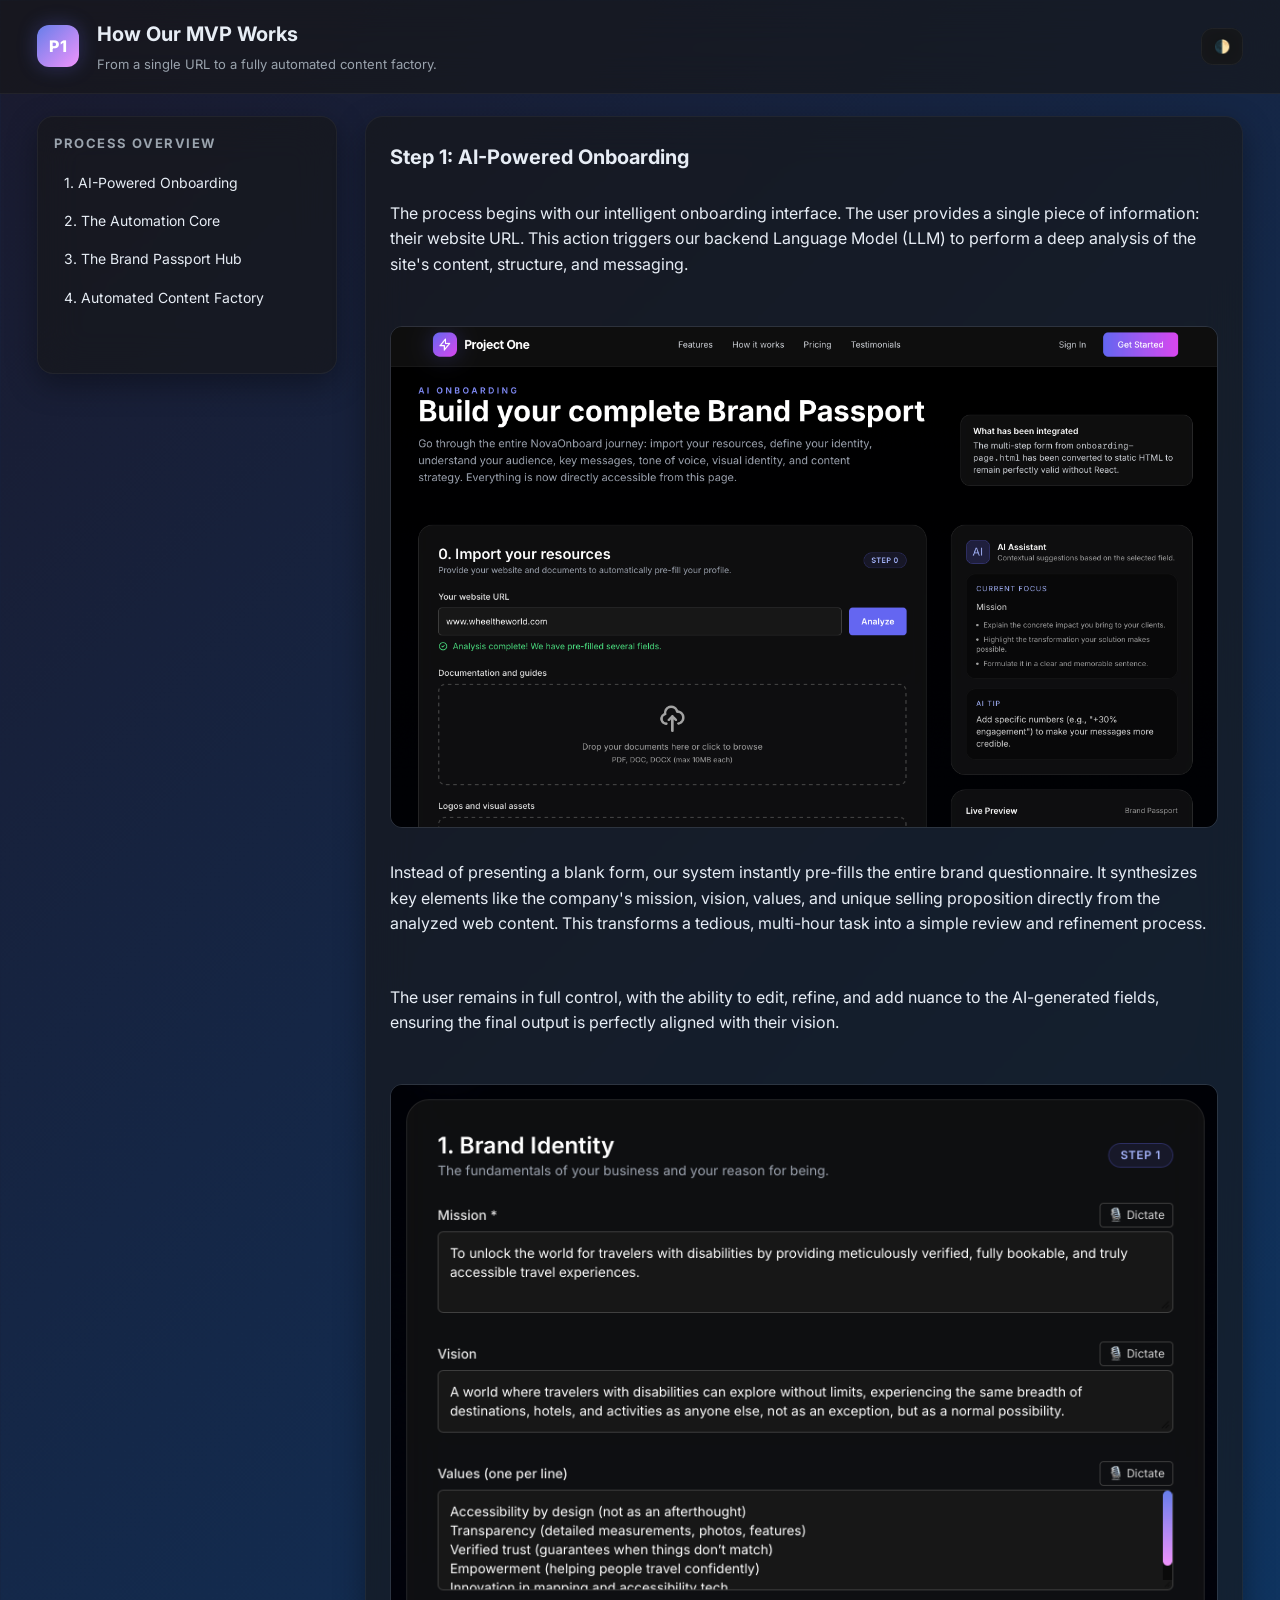
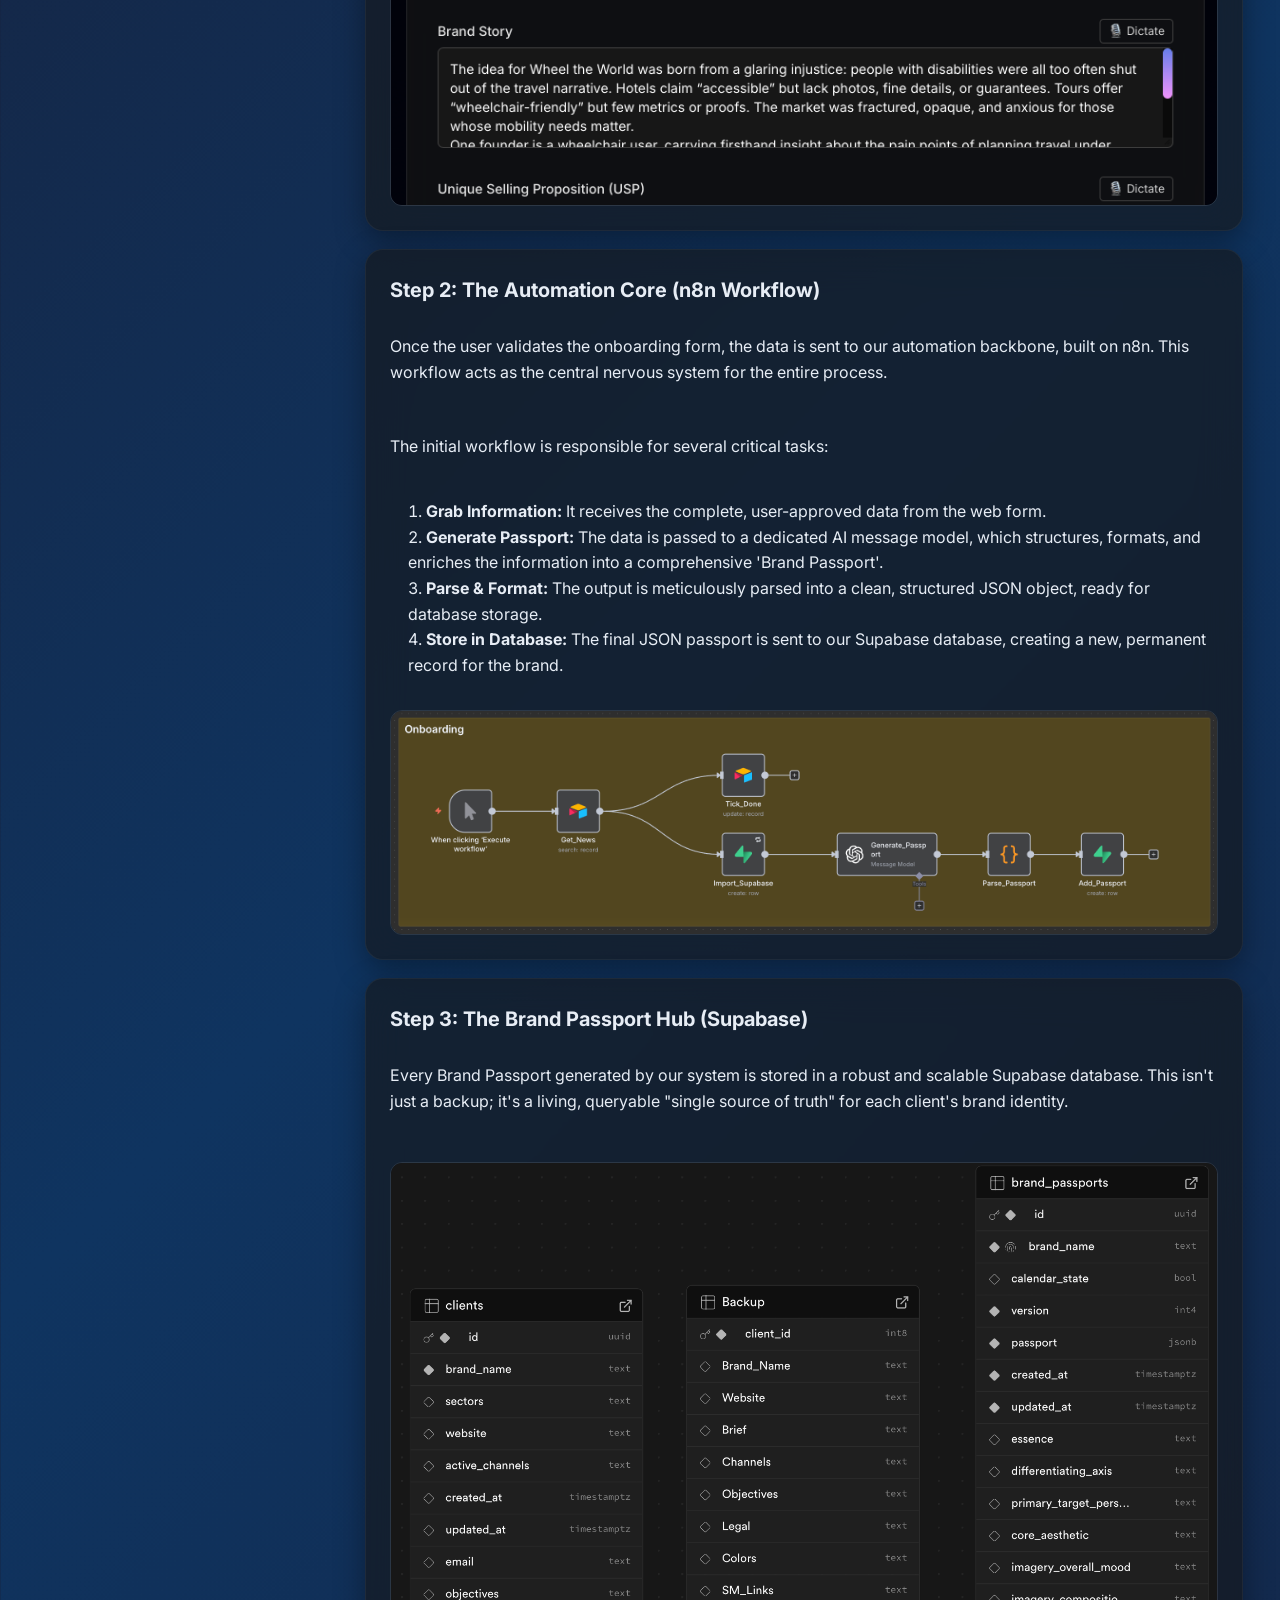
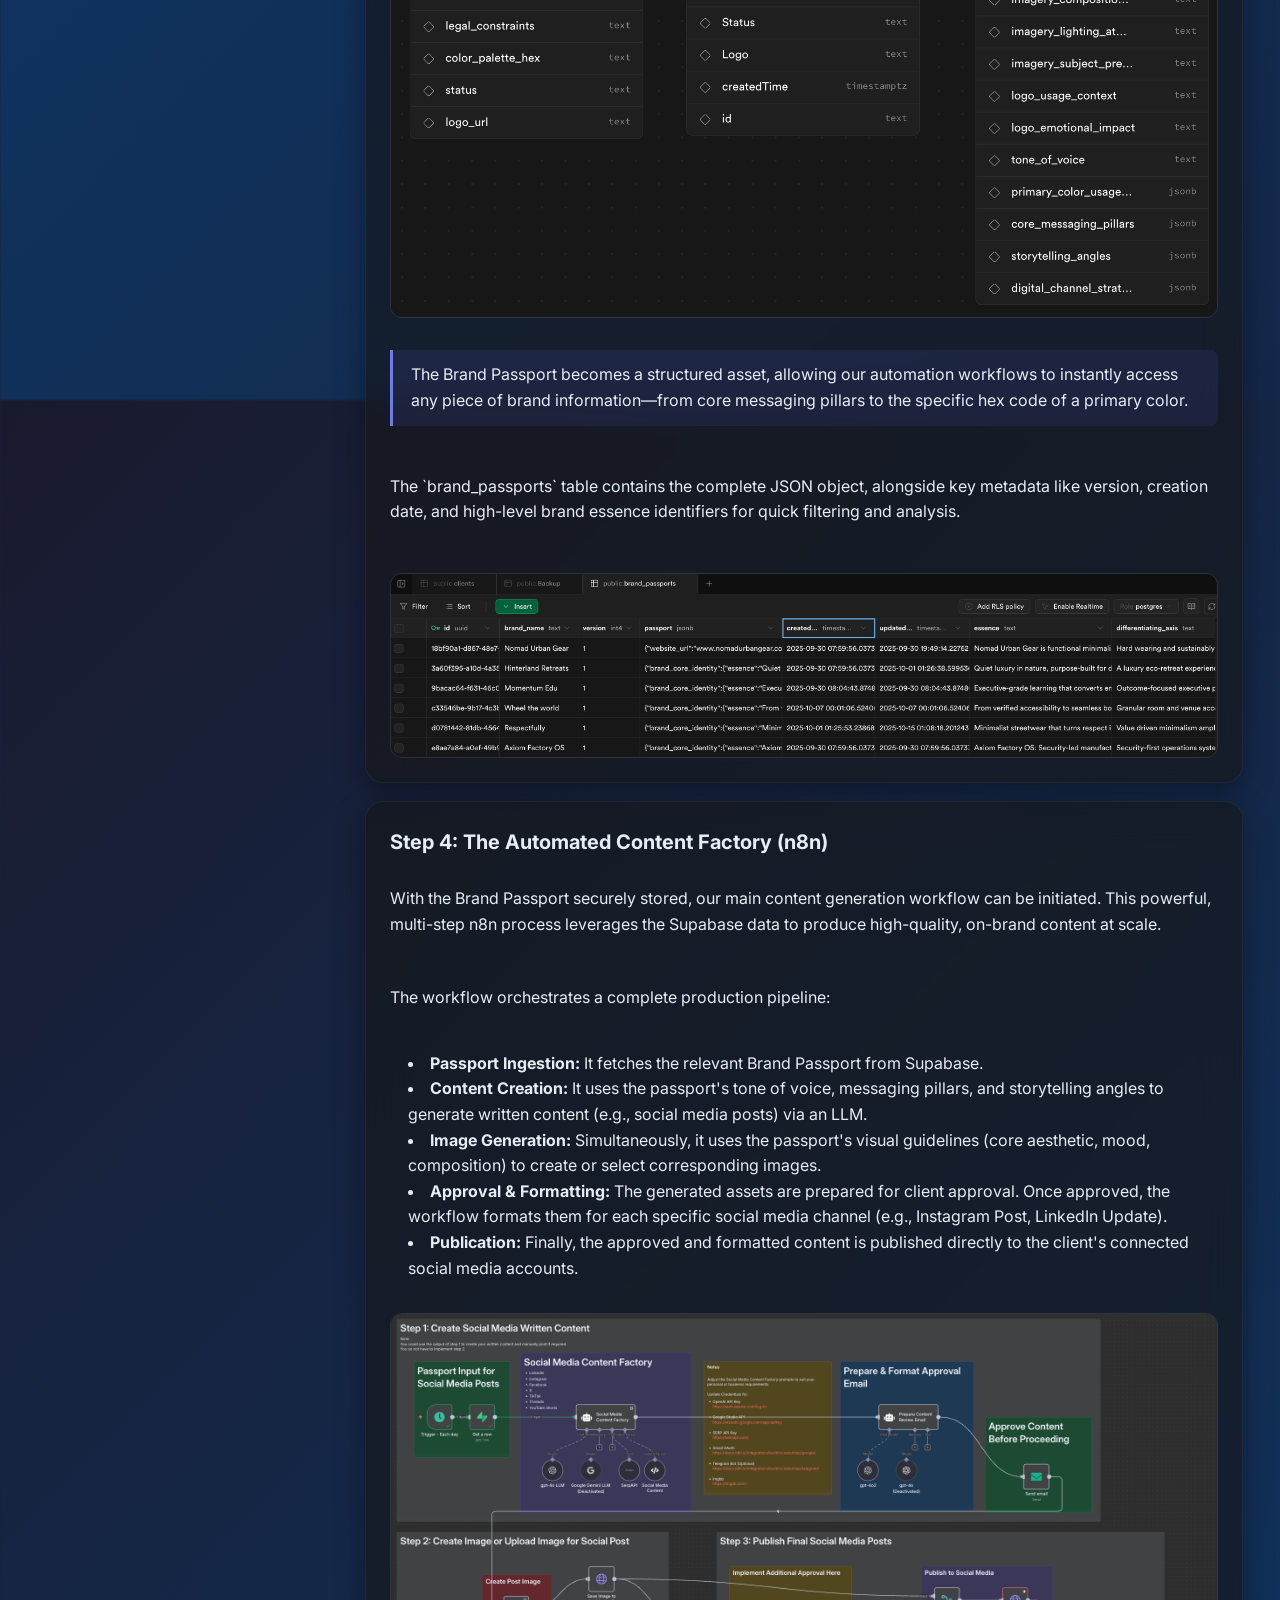
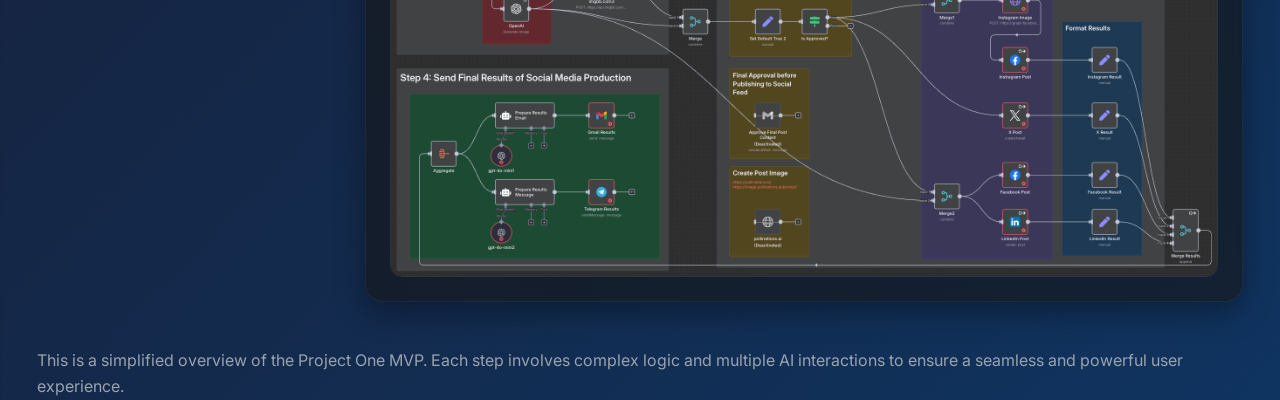
<file: index.html>
<!DOCTYPE html>
<html lang="en">
<head>
  <meta charset="utf-8" />
  <meta name="viewport" content="width=device-width, initial-scale=1" />
  <title>Project One - How Our MVP Works</title>
  <meta name="description" content="A technical and functional overview of the Project One MVP for automated brand onboarding and content generation." />
  <link rel="preconnect" href="https://fonts.googleapis.com">
  <link rel="preconnect" href="https://fonts.gstatic.com" crossorigin>
  <link href="https://fonts.googleapis.com/css2?family=Inter:wght@400;500;600;700;800&display=swap" rel="stylesheet">
  <link rel="stylesheet" href="style.css">
</head>
<body>
  <header class="hero">
    <div class="hero-inner">
      <div class="logo" aria-label="Project One">P1</div>
      <div class="titleblock">
        <h1>How Our MVP Works</h1>
        <div class="subtitle">From a single URL to a fully automated content factory.</div>
      </div>
      <div class="actions">
        <button class="btn" id="toggleTheme" title="Toggle theme"><span class="icon">🌓</span><span class="label">Theme</span></button>
      </div>
    </div>
  </header>

  <div class="grid">
    <aside>
      <div class="navcard">
        <h3>Process Overview</h3>
        <nav class="sidenav" id="sidenav">
            <a href="#step-1" class="active">1. AI-Powered Onboarding</a>
            <a href="#step-2">2. The Automation Core</a>
            <a href="#step-3">3. The Brand Passport Hub</a>
            <a href="#step-4">4. Automated Content Factory</a>
        </nav>
      </div>
    </aside>

    <main id="content">
      <section class="card" id="step-1">
        <header>
          <h2>Step 1: AI-Powered Onboarding</h2>
        </header>
        <div class="stack">
          <p>The process begins with our intelligent onboarding interface. The user provides a single piece of information: their website URL. This action triggers our backend Language Model (LLM) to perform a deep analysis of the site's content, structure, and messaging.</p>
          <img src="images/onboarding-url-input.png" alt="The user enters a website URL into the onboarding form." style="width:100%; border-radius: 12px; margin-top: 16px; border: 1px solid var(--border);">
          
          <p>Instead of presenting a blank form, our system instantly pre-fills the entire brand questionnaire. It synthesizes key elements like the company's mission, vision, values, and unique selling proposition directly from the analyzed web content. This transforms a tedious, multi-hour task into a simple review and refinement process.</p>
          
          <p>The user remains in full control, with the ability to edit, refine, and add nuance to the AI-generated fields, ensuring the final output is perfectly aligned with their vision.</p>
          <img src="images/onboarding-brand-identity.png" alt="The Brand Identity form is pre-filled with information extracted from the website." style="width:100%; border-radius: 12px; margin-top: 16px; border: 1px solid var(--border);">
        </div>
      </section>

      <section class="card" id="step-2">
        <header>
          <h2>Step 2: The Automation Core (n8n Workflow)</h2>
        </header>
        <div class="stack">
          <p>Once the user validates the onboarding form, the data is sent to our automation backbone, built on n8n. This workflow acts as the central nervous system for the entire process.</p>
          
          <p>The initial workflow is responsible for several critical tasks:</p>
          <ol class="clean">
            <li><strong>Grab Information:</strong> It receives the complete, user-approved data from the web form.</li>
            <li><strong>Generate Passport:</strong> The data is passed to a dedicated AI message model, which structures, formats, and enriches the information into a comprehensive 'Brand Passport'.</li>
            <li><strong>Parse & Format:</strong> The output is meticulously parsed into a clean, structured JSON object, ready for database storage.</li>
            <li><strong>Store in Database:</strong> The final JSON passport is sent to our Supabase database, creating a new, permanent record for the brand.</li>
          </ol>
          <img src="images/n8n-onboarding-workflow.png" alt="A screenshot of the n8n workflow that processes onboarding data." style="width:100%; border-radius: 12px; margin-top: 16px; border: 1px solid var(--border);">
        </div>
      </section>
      
      <section class="card" id="step-3">
        <header>
          <h2>Step 3: The Brand Passport Hub (Supabase)</h2>
        </header>
        <div class="stack">
          <p>Every Brand Passport generated by our system is stored in a robust and scalable Supabase database. This isn't just a backup; it's a living, queryable "single source of truth" for each client's brand identity.</p>
          <img src="images/supabase-database-schema.png" alt="The database schema showing the clients and brand_passports tables." style="width:100%; border-radius: 12px; margin-top: 16px; border: 1px solid var(--border);">

          <blockquote>The Brand Passport becomes a structured asset, allowing our automation workflows to instantly access any piece of brand information—from core messaging pillars to the specific hex code of a primary color.</blockquote>
          
          <p>The `brand_passports` table contains the complete JSON object, alongside key metadata like version, creation date, and high-level brand essence identifiers for quick filtering and analysis.</p>
          <img src="images/supabase-passport-table.png" alt="The brand_passports table in Supabase, showing rows of client data." style="width:100%; border-radius: 12px; margin-top: 16px; border: 1px solid var(--border);">
        </div>
      </section>

      <section class="card" id="step-4">
        <header>
          <h2>Step 4: The Automated Content Factory (n8n)</h2>
        </header>
        <div class="stack">
          <p>With the Brand Passport securely stored, our main content generation workflow can be initiated. This powerful, multi-step n8n process leverages the Supabase data to produce high-quality, on-brand content at scale.</p>
          
          <p>The workflow orchestrates a complete production pipeline:</p>
          <ul class="clean">
            <li><strong>Passport Ingestion:</strong> It fetches the relevant Brand Passport from Supabase.</li>
            <li><strong>Content Creation:</strong> It uses the passport's tone of voice, messaging pillars, and storytelling angles to generate written content (e.g., social media posts) via an LLM.</li>
            <li><strong>Image Generation:</strong> Simultaneously, it uses the passport's visual guidelines (core aesthetic, mood, composition) to create or select corresponding images.</li>
            <li><strong>Approval & Formatting:</strong> The generated assets are prepared for client approval. Once approved, the workflow formats them for each specific social media channel (e.g., Instagram Post, LinkedIn Update).</li>
            <li><strong>Publication:</strong> Finally, the approved and formatted content is published directly to the client's connected social media accounts.</li>
          </ul>
          <img src="images/n8n-content-factory.png" alt="A complex n8n workflow showing the entire content generation and publication pipeline." style="width:100%; border-radius: 12px; margin-top: 16px; border: 1px solid var(--border);">
        </div>
      </section>
    </main>
  </div>

  <footer>
    <p class="muted">This is a simplified overview of the Project One MVP. Each step involves complex logic and multiple AI interactions to ensure a seamless and powerful user experience.</p>
  </footer>

  <script id="brandData" type="application/json">{}</script>
  <script src="script.js"></script>
</body>
</html>
</file>
<file: style.css>
@import url('https://fonts.googleapis.com/css2?family=Inter:wght@400;500;600;700;800&display=swap');

/* --- MODIFIED: Core variables adapted from Site 1's style --- */
:root {
  --bg: #0a0a0a; /* Dark background like Site 1 */
  --text: #e7edf5;
  --muted: #9aa3ad;
  --accent: #667eea; /* Indigo from Site 1 gradient */
  --accent-2: #f093fb; /* Fuchsia from Site 1 gradient */
  --border: rgba(255, 255, 255, 0.1); /* Subtle light border */
  --ok: #2dce89;
  --warn: #f6c343;
  --danger: #e44c65;
  --shadow: 0 10px 30px rgba(0,0,0,.35);
  scroll-behavior: smooth;
}

/* Light theme adaptation (optional, but good to have) */
[data-theme="light"] {
  --bg: #f7f8fb;
  --text: #101828;
  --muted: #667085;
  --border: #e6e9ef;
  --shadow: 0 10px 30px rgba(10,18,28,.08);
}

* {box-sizing: border-box}
html, body {height: 100%}

body {
  margin: 0;
  font-family: Inter, ui-sans-serif, system-ui, -apple-system, Segoe UI, Roboto, Noto Sans, Ubuntu, Cantarell, Helvetica Neue, Arial, "Apple Color Emoji", "Segoe UI Emoji";
  background: var(--bg); /* Use solid dark background */
  color: var(--text);
  line-height: 1.6;
  background-image: linear-gradient(-45deg, #1a1a2e, #16213e, #0f3460, #1a1a2e); /* Animated gradient background from site 1 */
  background-size: 400% 400%;
  animation: gradient-bg 15s ease infinite;
}

/* Added animation from site 1 */
@keyframes gradient-bg {
    0% { background-position: 0% 50%; }
    50% { background-position: 100% 50%; }
    100% { background-position: 0% 50%; }
}

.grid {
  display: grid; grid-template-columns: 300px 1fr; gap: 28px; max-width: 1250px; margin: 0 auto; padding: 22px;
}

/* --- MODIFIED: Applied glass effect to header --- */
header.hero {
  position: sticky; top: 0; z-index: 10;
  background: rgba(23, 23, 23, 0.6);
  backdrop-filter: blur(20px);
  -webkit-backdrop-filter: blur(20px);
  border-bottom: 1px solid rgba(255, 255, 255, 0.05);
}
.hero-inner {max-width:1250px; margin:0 auto; padding: 18px 22px; display:flex; align-items:center; gap:18px}

/* --- MODIFIED: Styled logo to match gradient --- */
.logo {
  width: 42px; height: 42px; display:grid; place-items:center; border-radius: 12px;
  background: linear-gradient(135deg, var(--accent), var(--accent-2));
  color: white; font-weight: 800; letter-spacing: .5px; box-shadow: 0 0 20px rgba(99, 102, 241, 0.3);
}

.titleblock {flex:1}
h1 {font-size: 20px; margin: 0 0 4px}
.subtitle {font-size: 13px; color: var(--muted)}
.actions {display:flex; gap:8px; flex-wrap: wrap}

/* --- MODIFIED: Glass effect for standard buttons --- */
button, .btn {
  appearance:none;
  background: rgba(23, 23, 23, 0.6);
  backdrop-filter: blur(10px);
  -webkit-backdrop-filter: blur(10px);
  border: 1px solid rgba(255, 255, 255, 0.05);
  color: var(--text);
  padding: 10px 12px; border-radius: 12px; font-weight: 600; font-size: 13px; cursor: pointer; transition: .2s ease;
  box-shadow: none;
}
button:hover, .btn:hover {
  transform: translateY(-1px);
  background: rgba(255, 255, 255, 0.1);
}

/* --- MODIFIED: Gradient style for primary buttons --- */
.btn-primary {
  background: linear-gradient(90deg, var(--accent), var(--accent-2));
  border-color: transparent;
  text-shadow: 0 1px 2px rgba(0,0,0,0.2);
}
.btn-primary:hover {
  filter: brightness(1.1);
  transform: translateY(-1px) scale(1.02);
}

nav.sidenav {position: sticky; top: 84px; align-self:start; padding-bottom: 40px}

/* --- MODIFIED: Glass effect for cards --- */
.navcard, section.card {
  background: rgba(23, 23, 23, 0.6);
  backdrop-filter: blur(20px);
  -webkit-backdrop-filter: blur(20px);
  border: 1px solid rgba(255, 255, 255, 0.05);
  border-radius: 18px;
  padding: 24px;
  box-shadow: var(--shadow);
}
.navcard { padding: 16px; border-radius: 16px; }

.navcard h3 {margin: 0 0 10px; font-size: 13px; text-transform: uppercase; letter-spacing: .12em; color: var(--muted)}
.navcard a {display:flex; align-items:center; gap: 8px; padding: 8px 10px; border-radius:10px; color: var(--text); text-decoration:none; font-size: 14px}
.navcard a:hover {background: rgba(99, 102, 241, .15)}
.navcard a .status-icon {
  width: 16px; height: 16px; font-size: 10px; display: inline-flex;
  align-items: center; justify-content: center; border-radius: 50%;
  border: 1px solid var(--border); color: var(--muted);
}
.navcard a .status-icon.approved {
  background: rgba(45, 206, 137, .15); border-color: var(--ok); color: var(--ok);
}
.navcard a .status-icon.changes {
  background: rgba(246, 195, 67, .15); border-color: var(--warn); color: var(--warn);
}
.progress {
  display:flex; align-items:center; gap:10px; margin-bottom: 10px; font-size: 13px; color: var(--muted)
}
.bar {height: 8px; background: rgba(0,0,0,0.3); border-radius: 999px; overflow: hidden; border:1px solid var(--border)}
.bar > span {display:block; height:100%; width:0; background: linear-gradient(90deg, var(--accent), var(--accent-2)); transition: width .4s ease}

main {display:grid; gap: 18px}
section.card header {display:flex; align-items:center; gap:12px; margin-bottom: 12px}
section.card header h2 {margin:0; font-size: 20px}
blockquote {
    margin: 16px 0; padding: 12px 18px; border-left: 3px solid var(--accent);
    background: rgba(99, 102, 241, .1); border-radius: 0 8px 8px 0;
}
.kvs {display:grid; gap:6px; grid-template-columns: repeat(12, 1fr)}
.kv {grid-column: span 6}
.kv small {display:block; color: var(--muted); font-size: 12px}
.kv strong {display:block; font-size: 15px}
.stack {display:grid; gap: 16px}
.pill {display:inline-flex; align-items:center; gap:8px; border:1px solid var(--border); background: rgba(255,255,255,.02); padding:6px 12px; border-radius:999px; font-size: 13px; cursor: pointer;}
.approvebox {display:grid; gap:8px; grid-template-columns: 1fr 220px; margin-top: 24px;}
.controls {display:flex; gap: 8px; flex-wrap: wrap; align-items:center; justify-content:flex-end}
.radio {display:inline-flex; align-items:center; gap:6px; font-size: 13px; padding: 6px 10px; border-radius: 999px; border:1px solid var(--border)}

/* --- MODIFIED: Inputs to match dark/glass theme --- */
textarea.note, input[type="text"] {
  width: 100%;
  min-height: 44px;
  resize: vertical;
  border-radius: 12px;
  border: 1px solid var(--border);
  padding: 10px;
  background: rgba(0,0,0,0.2);
  color: var(--text);
  transition: border-color 0.2s, box-shadow 0.2s;
}
textarea.note:focus, input[type="text"]:focus {
  outline: none;
  border-color: var(--accent);
  box-shadow: 0 0 0 2px rgba(99, 102, 241, 0.4);
}
textarea.note { min-height: 72px; }


ul.clean, ol.clean {margin: 8px 0 0 18px; padding-left: 0; list-style-position: inside;}
.muted {color: var(--muted)}
footer {max-width:1250px; margin: 24px auto 100px; padding: 0 22px; color: var(--muted)}
.actions .label { display: none; }
.actions .icon { margin-right: 0; }
.banner {
  background: rgba(23, 23, 23, 0.6);
  backdrop-filter: blur(20px);
  -webkit-backdrop-filter: blur(20px);
  border-bottom: 1px solid rgba(255, 255, 255, 0.05);
  padding: 0 22px;
  display: flex; align-items: center; gap: 16px; max-width: 1250px; margin: 0 auto;
}
.banner p { flex: 1; margin: 12px 0; font-size: 14px; color: var(--muted); }
.banner button {
  background: transparent; border: none; font-size: 24px;
  padding: 0 12px; opacity: .7; box-shadow: none;
}
.toast {
  position: fixed; bottom: 20px; left: 50%; transform: translateX(-50%);
  background: var(--ok); color: white; padding: 10px 20px;
  border-radius: 999px; font-size: 14px; font-weight: 600; z-index: 999;
  opacity: 0; transition: opacity .3s ease, transform .3s ease;
  pointer-events: none;
}
.toast.show { opacity: 1; transform: translateX(-50%) translateY(-10px); }

/* Print styles */
@media print {
  header.hero, nav.sidenav, .actions, .controls, .btn, .no-print, .banner {display:none !important}
  body {background: white; color: black; animation: none;}
  section.card {page-break-inside: avoid; box-shadow: none; border: 1px solid #ccc; backdrop-filter: none;}
  :root {
    --bg: #ffffff; --card: #ffffff; --muted: #555555; --text: #000000;
    --border: #dddddd;
  }
}

/* Responsive styles */
@media (max-width: 900px) {
  .grid { grid-template-columns: 1fr; }
  nav.sidenav { position: static; margin-bottom: 24px; }
  .approvebox { grid-template-columns: 1fr; }
  .controls { justify-content: flex-start; }
  .actions .label { display: inline; }
  .actions .icon { margin-right: 6px; }
  .actions { justify-content: center; }
}
@media (max-width: 600px) {
    .hero-inner { flex-direction: column; gap: 16px; }
    .kvs { grid-template-columns: 1fr; }
    .kv { grid-column: span 1; }
}
</file>
